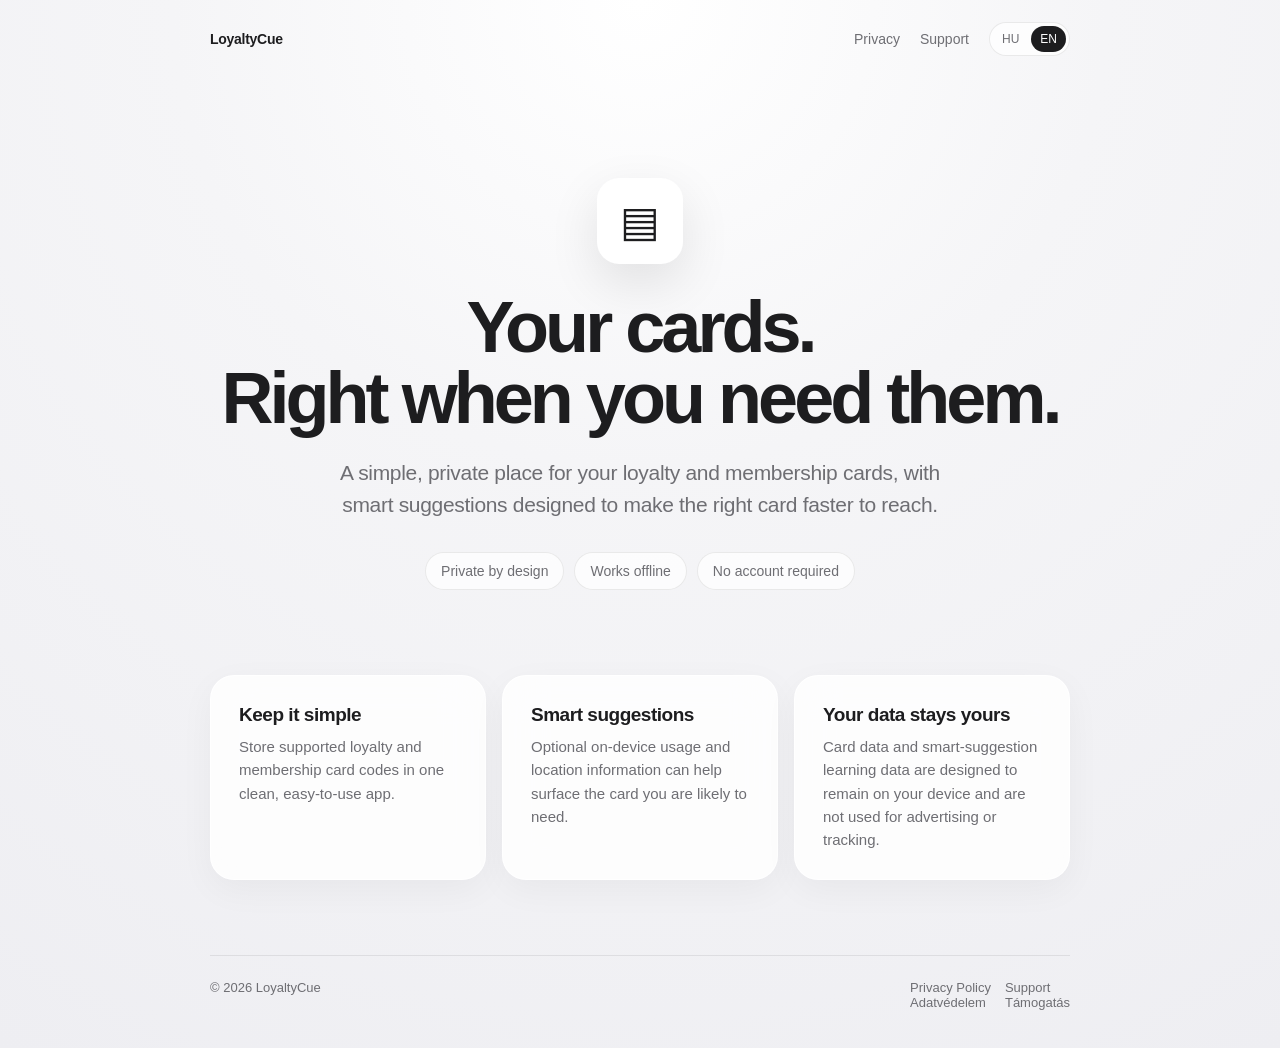
<file: index.html>
<!doctype html>
<html lang="en" data-language="en"><head>
<meta charset="utf-8"><meta name="viewport" content="width=device-width, initial-scale=1">
<meta name="color-scheme" content="light"><link rel="stylesheet" href="style.css">
<title>LoyaltyCue</title>
<meta name="description" content="LoyaltyCue — a simple, private way to keep loyalty and membership cards close at hand.">
</head><body data-page="home"><div class="wrap"><nav>
<div class="brand"><a href="index.html">LoyaltyCue</a></div>
<div class="nav-right">
  <div class="links">
    <a href="privacy.html"><span data-lang="en">Privacy</span><span data-lang="hu">Adatvédelem</span></a>
    <a href="support.html"><span data-lang="en">Support</span><span data-lang="hu">Támogatás</span></a>
  </div>
  <div class="lang-switch" aria-label="Language">
    <button type="button" data-lang-button="hu">HU</button>
    <button type="button" data-lang-button="en">EN</button>
  </div>
</div>
</nav>
<main>
<section class="hero">
<div class="icon">▤</div>
<div data-lang="en"><h1>Your cards.<br>Right when you need them.</h1><p class="lead">A simple, private place for your loyalty and membership cards, with smart suggestions designed to make the right card faster to reach.</p><div class="pills"><span class="pill">Private by design</span><span class="pill">Works offline</span><span class="pill">No account required</span></div></div>
<div data-lang="hu"><h1>Kártyáid.<br>Pont amikor kellenek.</h1><p class="lead">Egyszerű és adatvédelem-központú hely hűség- és tagsági kártyáidnak, okos javaslatokkal, hogy gyorsabban elérd a megfelelőt.</p><div class="pills"><span class="pill">Adatvédelemre tervezve</span><span class="pill">Offline is működik</span><span class="pill">Nem kell fiók</span></div></div>
</section>
<section class="grid">
<article class="feature"><div data-lang="en"><h2>Keep it simple</h2><p>Store supported loyalty and membership card codes in one clean, easy-to-use app.</p></div><div data-lang="hu"><h2>Maradjon egyszerű</h2><p>Tárold hűség- és tagsági kártyáid kódjait egy letisztult, könnyen használható alkalmazásban.</p></div></article>
<article class="feature"><div data-lang="en"><h2>Smart suggestions</h2><p>Optional on-device usage and location information can help surface the card you are likely to need.</p></div><div data-lang="hu"><h2>Okos javaslatok</h2><p>Az opcionális, eszközön feldolgozott használati és helyinformációk segíthetnek előhozni azt a kártyát, amelyre éppen szükséged lehet.</p></div></article>
<article class="feature"><div data-lang="en"><h2>Your data stays yours</h2><p>Card data and smart-suggestion learning data are designed to remain on your device and are not used for advertising or tracking.</p></div><div data-lang="hu"><h2>Adataid nálad maradnak</h2><p>A kártyaadatok és az okos javaslatok tanulási adatai az eszközödön maradnak, és nem használjuk őket reklámhoz vagy követéshez.</p></div></article>
</section></main>
<footer><span>© 2026 LoyaltyCue</span><span><a href="privacy.html"><span data-lang="en">Privacy Policy</span><span data-lang="hu">Adatvédelem</span></a><a href="support.html"><span data-lang="en">Support</span><span data-lang="hu">Támogatás</span></a></span></footer>
</div><script src="language.js"></script></body></html>
</file>
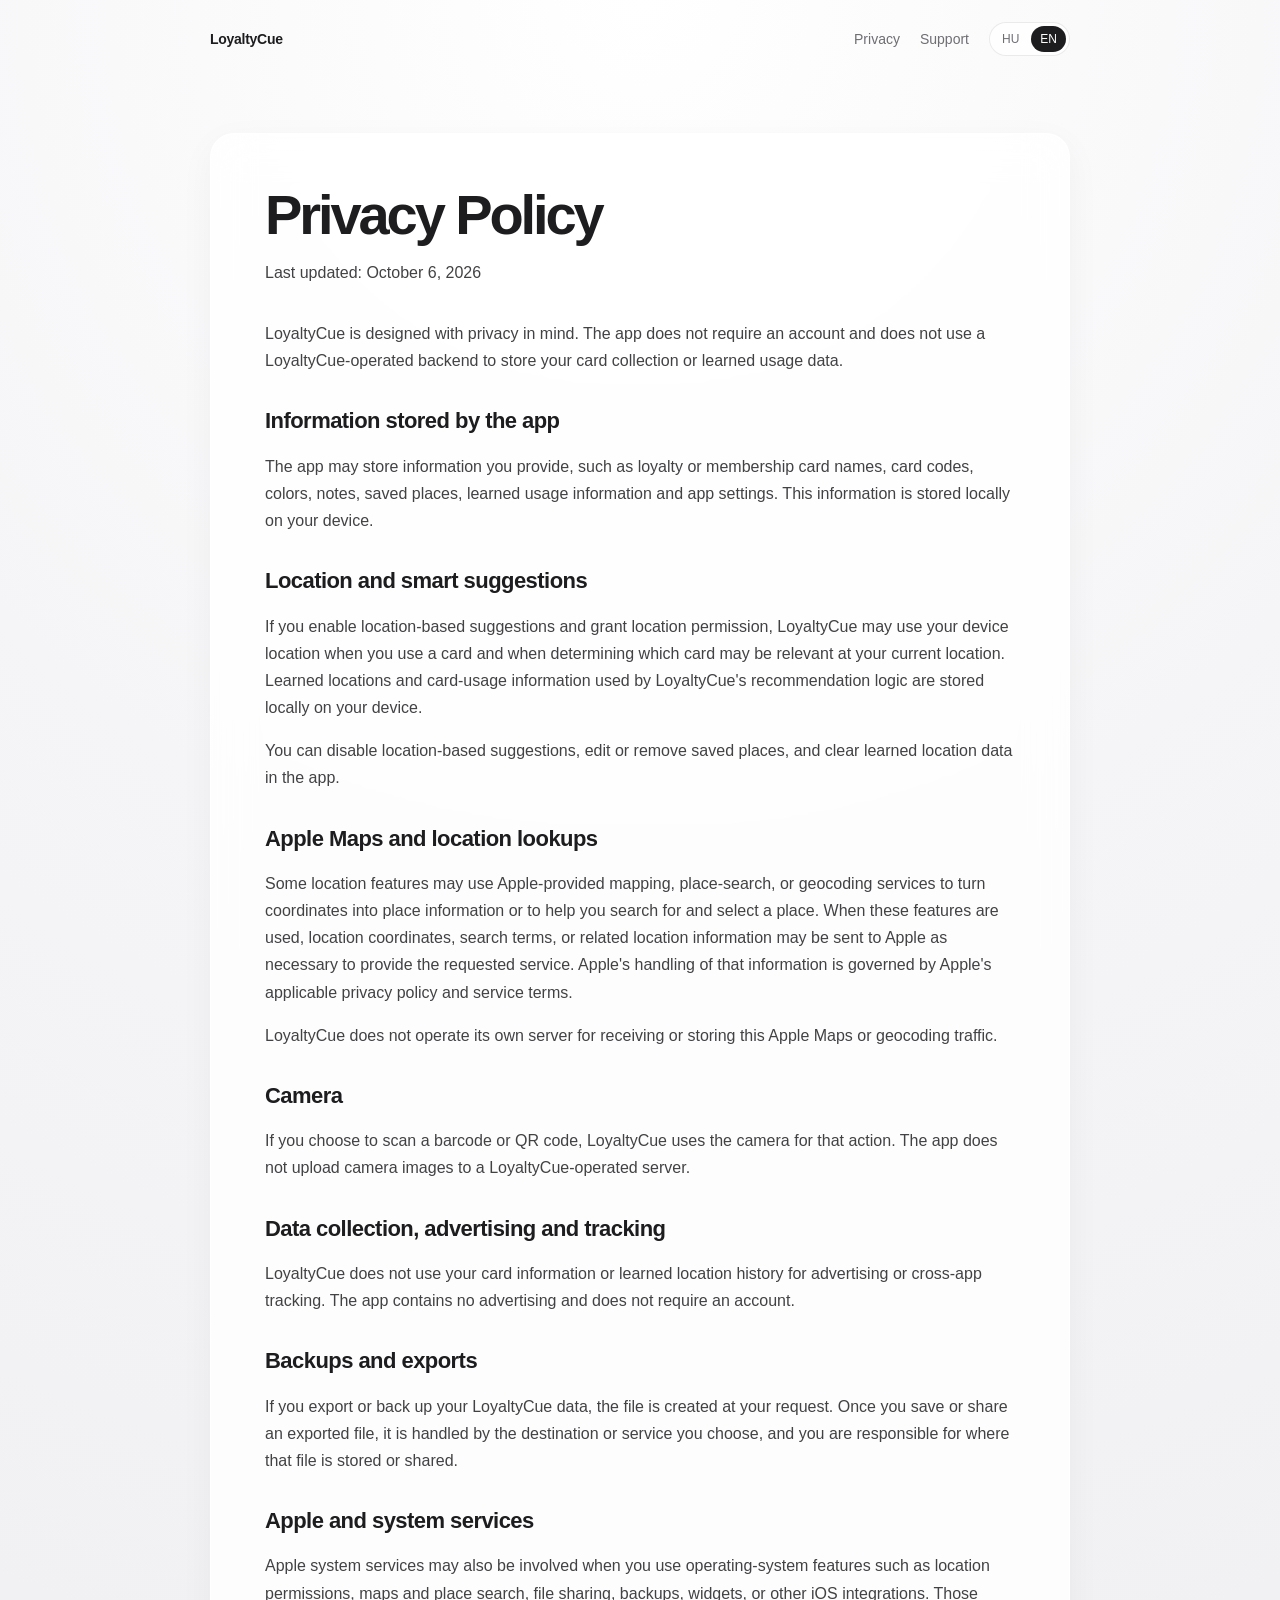
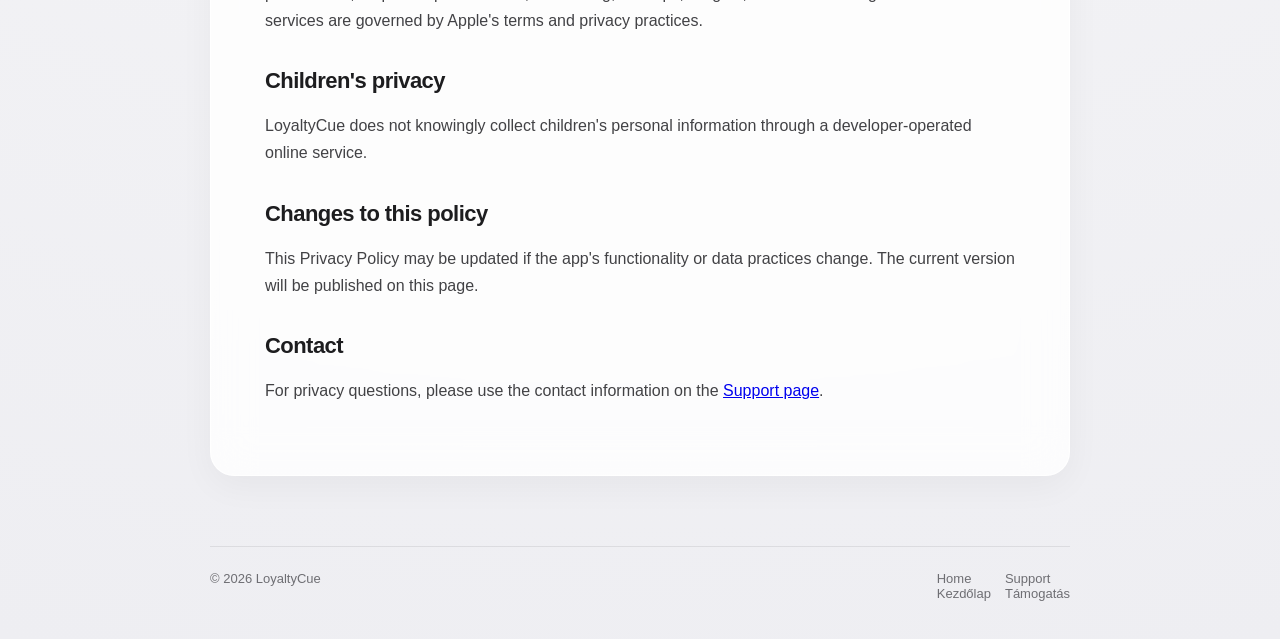
<file: privacy.html>
<!doctype html>
<html lang="en" data-language="en"><head>
<meta charset="utf-8"><meta name="viewport" content="width=device-width, initial-scale=1">
<meta name="color-scheme" content="light"><link rel="stylesheet" href="style.css">
<title>Privacy Policy — LoyaltyCue</title><meta name="description" content="Privacy Policy for LoyaltyCue.">
</head><body data-page="privacy"><div class="wrap"><nav>
<div class="brand"><a href="index.html">LoyaltyCue</a></div>
<div class="nav-right">
  <div class="links">
    <a href="privacy.html"><span data-lang="en">Privacy</span><span data-lang="hu">Adatvédelem</span></a>
    <a href="support.html"><span data-lang="en">Support</span><span data-lang="hu">Támogatás</span></a>
  </div>
  <div class="lang-switch" aria-label="Language">
    <button type="button" data-lang-button="hu">HU</button>
    <button type="button" data-lang-button="en">EN</button>
  </div>
</div>
</nav><main class="paper">
<section data-lang="en">
<h1>Privacy Policy</h1><p class="meta">Last updated: October 6, 2026</p>
<p>LoyaltyCue is designed with privacy in mind. The app does not require an account and does not use a LoyaltyCue-operated backend to store your card collection or learned usage data.</p>
<h2>Information stored by the app</h2>
<p>The app may store information you provide, such as loyalty or membership card names, card codes, colors, notes, saved places, learned usage information and app settings. This information is stored locally on your device.</p>
<h2>Location and smart suggestions</h2>
<p>If you enable location-based suggestions and grant location permission, LoyaltyCue may use your device location when you use a card and when determining which card may be relevant at your current location. Learned locations and card-usage information used by LoyaltyCue's recommendation logic are stored locally on your device.</p>
<p>You can disable location-based suggestions, edit or remove saved places, and clear learned location data in the app.</p>
<h2>Apple Maps and location lookups</h2>
<p>Some location features may use Apple-provided mapping, place-search, or geocoding services to turn coordinates into place information or to help you search for and select a place. When these features are used, location coordinates, search terms, or related location information may be sent to Apple as necessary to provide the requested service. Apple's handling of that information is governed by Apple's applicable privacy policy and service terms.</p>
<p>LoyaltyCue does not operate its own server for receiving or storing this Apple Maps or geocoding traffic.</p>
<h2>Camera</h2>
<p>If you choose to scan a barcode or QR code, LoyaltyCue uses the camera for that action. The app does not upload camera images to a LoyaltyCue-operated server.</p>
<h2>Data collection, advertising and tracking</h2>
<p>LoyaltyCue does not use your card information or learned location history for advertising or cross-app tracking. The app contains no advertising and does not require an account.</p>
<h2>Backups and exports</h2>
<p>If you export or back up your LoyaltyCue data, the file is created at your request. Once you save or share an exported file, it is handled by the destination or service you choose, and you are responsible for where that file is stored or shared.</p>
<h2>Apple and system services</h2>
<p>Apple system services may also be involved when you use operating-system features such as location permissions, maps and place search, file sharing, backups, widgets, or other iOS integrations. Those services are governed by Apple's terms and privacy practices.</p>
<h2>Children's privacy</h2>
<p>LoyaltyCue does not knowingly collect children's personal information through a developer-operated online service.</p>
<h2>Changes to this policy</h2>
<p>This Privacy Policy may be updated if the app's functionality or data practices change. The current version will be published on this page.</p>
<h2>Contact</h2><p>For privacy questions, please use the contact information on the <a href="support.html">Support page</a>.</p>
</section>
<section data-lang="hu">
<h1>Adatvédelmi tájékoztató</h1><p class="meta">Utolsó frissítés: 2026. október 6.</p>
<p>A LoyaltyCue tervezésének fontos szempontja az adatvédelem. Az alkalmazás használatához nincs szükség fiókra, és a LoyaltyCue nem üzemeltet olyan háttérrendszert, amelyen a kártyagyűjteményedet vagy a megtanult használati adatokat tárolná.</p>
<h2>Az alkalmazás által tárolt adatok</h2>
<p>Az alkalmazás helyben tárolhatja az általad megadott adatokat, például a hűség- vagy tagsági kártyák nevét, kódját, színét, jegyzeteit, a mentett helyeket, a megtanult használati információkat és az alkalmazás beállításait. Ezek az adatok az eszközödön kerülnek tárolásra.</p>
<h2>Helyadatok és okos javaslatok</h2>
<p>Ha engedélyezed a helyalapú javaslatokat és helyhozzáférést adsz az alkalmazásnak, a LoyaltyCue használhatja az eszközöd helyzetét egy kártya használatakor, illetve annak meghatározásához, hogy az aktuális helyen melyik kártya lehet releváns. A LoyaltyCue ajánlási logikájához használt megtanult helyek és kártyahasználati információk helyben, az eszközödön kerülnek tárolásra.</p>
<p>A helyalapú javaslatokat bármikor kikapcsolhatod, a mentett helyeket szerkesztheted vagy törölheted, a megtanult helyadatokat pedig törölheted az alkalmazásból.</p>
<h2>Apple Maps és helykeresés</h2>
<p>Egyes helyfunkciók Apple által biztosított térképes, helykeresési vagy geokódolási szolgáltatásokat használhatnak a koordináták helyinformációvá alakításához, illetve egy hely megkereséséhez és kiválasztásához. E funkciók használatakor a szolgáltatás biztosításához szükséges helykoordináták, keresési kifejezések vagy kapcsolódó helyinformációk továbbításra kerülhetnek az Apple részére. Ezeket az adatokat az Apple a saját vonatkozó adatvédelmi szabályzata és szolgáltatási feltételei szerint kezeli.</p>
<p>A LoyaltyCue nem üzemeltet saját szervert az Apple Maps vagy geokódolási adatforgalom fogadására vagy tárolására.</p>
<h2>Kamera</h2>
<p>Ha vonalkódot vagy QR-kódot olvasol be, a LoyaltyCue ehhez használja a kamerát. Az alkalmazás nem tölti fel a kameraképet LoyaltyCue által üzemeltetett szerverre.</p>
<h2>Adatgyűjtés, hirdetések és követés</h2>
<p>A LoyaltyCue nem használja a kártyaadataidat vagy a megtanult helyelőzményeidet reklámozásra vagy alkalmazások közötti követésre. Az alkalmazás nem tartalmaz hirdetéseket, és használatához nincs szükség fiókra.</p>
<h2>Biztonsági mentések és exportálás</h2>
<p>Ha exportálod vagy biztonsági mentést készítesz a LoyaltyCue adatairól, a fájl a te kérésedre jön létre. Miután elmented vagy megosztod az exportált fájlt, azt az általad választott célhely vagy szolgáltatás kezeli, és te döntöd el, hol tárolod vagy osztod meg.</p>
<h2>Apple- és rendszer-szolgáltatások</h2>
<p>Az iOS rendszerfunkcióinak használatakor Apple-rendszerszolgáltatások is részt vehetnek a működésben, például a helyengedélyek, térképek és helykeresés, fájlmegosztás, biztonsági mentések, widgetek vagy más iOS-integrációk esetén. Ezekre az Apple saját feltételei és adatvédelmi gyakorlata vonatkozik.</p>
<h2>Gyermekek adatainak védelme</h2>
<p>A LoyaltyCue nem gyűjt tudatosan gyermekekre vonatkozó személyes adatokat fejlesztő által üzemeltetett online szolgáltatáson keresztül.</p>
<h2>A tájékoztató módosítása</h2>
<p>Az adatvédelmi tájékoztató frissülhet, ha az alkalmazás funkciói vagy adatkezelési gyakorlata megváltozik. Az aktuális változat ezen az oldalon lesz elérhető.</p>
<h2>Kapcsolat</h2><p>Adatvédelmi kérdés esetén használd a <a href="support.html">Támogatás oldalon</a> megadott elérhetőséget.</p>
</section></main>
<footer><span>© 2026 LoyaltyCue</span><span><a href="index.html"><span data-lang="en">Home</span><span data-lang="hu">Kezdőlap</span></a><a href="support.html"><span data-lang="en">Support</span><span data-lang="hu">Támogatás</span></a></span></footer>
</div><script src="language.js"></script></body></html>
</file>
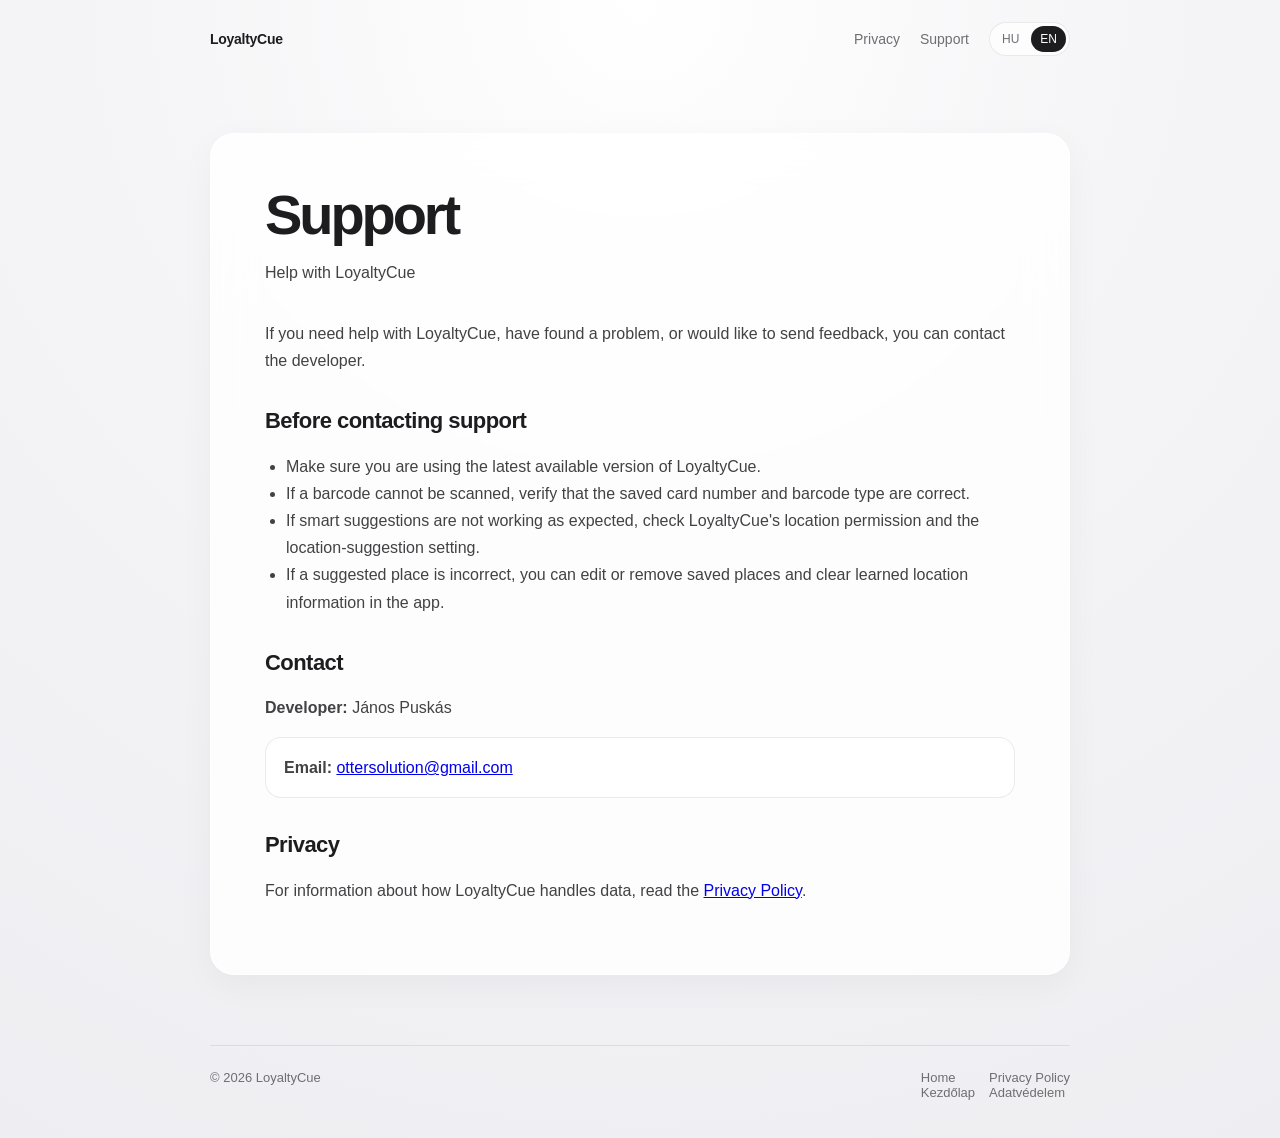
<file: support.html>
<!doctype html>
<html lang="en" data-language="en"><head>
<meta charset="utf-8"><meta name="viewport" content="width=device-width, initial-scale=1">
<meta name="color-scheme" content="light"><link rel="stylesheet" href="style.css">
<title>Support — LoyaltyCue</title><meta name="description" content="Support for LoyaltyCue.">
</head><body data-page="support"><div class="wrap"><nav>
<div class="brand"><a href="index.html">LoyaltyCue</a></div>
<div class="nav-right">
  <div class="links">
    <a href="privacy.html"><span data-lang="en">Privacy</span><span data-lang="hu">Adatvédelem</span></a>
    <a href="support.html"><span data-lang="en">Support</span><span data-lang="hu">Támogatás</span></a>
  </div>
  <div class="lang-switch" aria-label="Language">
    <button type="button" data-lang-button="hu">HU</button>
    <button type="button" data-lang-button="en">EN</button>
  </div>
</div>
</nav><main class="paper">
<section data-lang="en">
<h1>Support</h1><p class="meta">Help with LoyaltyCue</p>
<p>If you need help with LoyaltyCue, have found a problem, or would like to send feedback, you can contact the developer.</p>
<h2>Before contacting support</h2><ul>
<li>Make sure you are using the latest available version of LoyaltyCue.</li>
<li>If a barcode cannot be scanned, verify that the saved card number and barcode type are correct.</li>
<li>If smart suggestions are not working as expected, check LoyaltyCue's location permission and the location-suggestion setting.</li>
<li>If a suggested place is incorrect, you can edit or remove saved places and clear learned location information in the app.</li>
</ul>
<h2>Contact</h2><p><strong>Developer:</strong> János Puskás</p>
<p class="notice"><strong>Email:</strong> <span><a href="mailto:ottersolution@gmail.com">ottersolution@gmail.com</a></span></p>
<h2>Privacy</h2><p>For information about how LoyaltyCue handles data, read the <a href="privacy.html">Privacy Policy</a>.</p>
</section>
<section data-lang="hu">
<h1>Támogatás</h1><p class="meta">Segítség a LoyaltyCue használatához</p>
<p>Ha segítségre van szükséged a LoyaltyCue használatához, hibát találtál, vagy visszajelzést szeretnél küldeni, felveheted a kapcsolatot a fejlesztővel.</p>
<h2>Mielőtt kapcsolatba lépsz velünk</h2><ul>
<li>Ellenőrizd, hogy a LoyaltyCue legfrissebb elérhető verzióját használod.</li>
<li>Ha egy vonalkód nem olvasható be, ellenőrizd, hogy a mentett kártyaszám és a vonalkód típusa megfelelő-e.</li>
<li>Ha az okos javaslatok nem a várt módon működnek, ellenőrizd a LoyaltyCue helyhozzáférását és a helyalapú javaslatok beállítását.</li>
<li>Ha egy javasolt hely pontatlan, a mentett helyeket szerkesztheted vagy törölheted, a megtanult helyinformációkat pedig törölheted az alkalmazásból.</li>
</ul>
<h2>Kapcsolat</h2><p><strong>Fejlesztő:</strong> János Puskás</p>
<p class="notice"><strong>E-mail:</strong> <span><a href="mailto:ottersolution@gmail.com">ottersolution@gmail.com</a></span></p>
<h2>Adatvédelem</h2><p>A LoyaltyCue adatkezeléséről az <a href="privacy.html">Adatvédelmi tájékoztatóban</a> olvashatsz.</p>
</section></main>
<footer><span>© 2026 LoyaltyCue</span><span><a href="index.html"><span data-lang="en">Home</span><span data-lang="hu">Kezdőlap</span></a><a href="privacy.html"><span data-lang="en">Privacy Policy</span><span data-lang="hu">Adatvédelem</span></a></span></footer>
</div><script src="language.js"></script></body></html>
</file>
<file: style.css>
:root {
  --bg: #f5f5f7;
  --card: rgba(255,255,255,.82);
  --text: #1d1d1f;
  --secondary: #6e6e73;
  --line: rgba(0,0,0,.08);
}
* { box-sizing: border-box; }
html { scroll-behavior: smooth; }
body {
  margin: 0;
  font-family: -apple-system, BlinkMacSystemFont, "SF Pro Display", "Segoe UI", sans-serif;
  color: var(--text);
  background: radial-gradient(circle at top, #fff 0, #f5f5f7 38%, #eeeef2 100%);
  min-height: 100vh;
}
.wrap { width: min(860px, calc(100% - 40px)); margin: 0 auto; }
nav { display:flex; align-items:center; justify-content:space-between; gap:18px; padding:22px 0; font-size:14px; }
.brand { font-weight:650; letter-spacing:-.02em; }
.brand a { margin:0; color:inherit; text-decoration:none; }
.nav-right { display:flex; align-items:center; gap:20px; }
.links { display:flex; align-items:center; gap:20px; }
nav a, footer a { color:var(--secondary); text-decoration:none; }
nav a:hover, footer a:hover { color:var(--text); }
.lang-switch {
  display:flex; align-items:center; gap:3px; padding:3px;
  border:1px solid var(--line); background:rgba(255,255,255,.72);
  border-radius:999px;
}
.lang-switch button {
  border:0; background:transparent; color:var(--secondary);
  border-radius:999px; padding:6px 9px; cursor:pointer; font:inherit; font-size:12px;
}
.lang-switch button.active { background:var(--text); color:white; }
.hero { text-align:center; padding:100px 0 85px; }
.icon {
  width:86px; height:86px; margin:0 auto 28px; border-radius:22px;
  display:grid; place-items:center; font-size:42px;
  background:white; box-shadow:0 18px 50px rgba(0,0,0,.10);
}
h1 { font-size:clamp(46px,8vw,72px); letter-spacing:-.055em; line-height:.98; margin:0; }
.lead { max-width:610px; margin:24px auto 0; font-size:21px; line-height:1.5; color:var(--secondary); letter-spacing:-.015em; }
.pills { display:flex; gap:10px; justify-content:center; flex-wrap:wrap; margin-top:32px; }
.pill { padding:10px 15px; border-radius:999px; background:rgba(255,255,255,.75); border:1px solid var(--line); color:var(--secondary); font-size:14px; }
.grid { display:grid; grid-template-columns:repeat(3,1fr); gap:16px; margin-bottom:75px; }
.feature,.paper {
  background:var(--card); backdrop-filter:blur(20px); -webkit-backdrop-filter:blur(20px);
  border:1px solid rgba(255,255,255,.8); border-radius:24px;
  box-shadow:0 10px 35px rgba(0,0,0,.045);
}
.feature { padding:28px; }
.feature h2 { font-size:19px; margin:0 0 9px; letter-spacing:-.025em; }
.feature p { margin:0; color:var(--secondary); line-height:1.55; font-size:15px; }
.paper { padding:clamp(28px,6vw,54px); margin:55px 0 70px; }
.paper h1 { font-size:clamp(38px,7vw,56px); margin-bottom:12px; }
.paper h2 { font-size:22px; margin-top:34px; letter-spacing:-.025em; }
.paper p,.paper li { color:#424245; line-height:1.7; }
.paper ul { padding-left:21px; }
.meta { color:var(--secondary); margin-bottom:34px; }
.notice { padding:16px 18px; border:1px solid var(--line); border-radius:16px; background:rgba(255,255,255,.62); }
footer { border-top:1px solid var(--line); padding:24px 0 38px; color:var(--secondary); font-size:13px; display:flex; justify-content:space-between; gap:20px; flex-wrap:wrap; }
footer span:last-child { display:flex; gap:14px; }
[data-lang] { display:none; }
html[data-language="en"] [data-lang="en"],
html[data-language="hu"] [data-lang="hu"] { display:revert; }
@media (max-width:700px) {
  .grid { grid-template-columns:1fr; }
  .hero { padding:70px 0 60px; }
  .links { display:none; }
}
</file>
